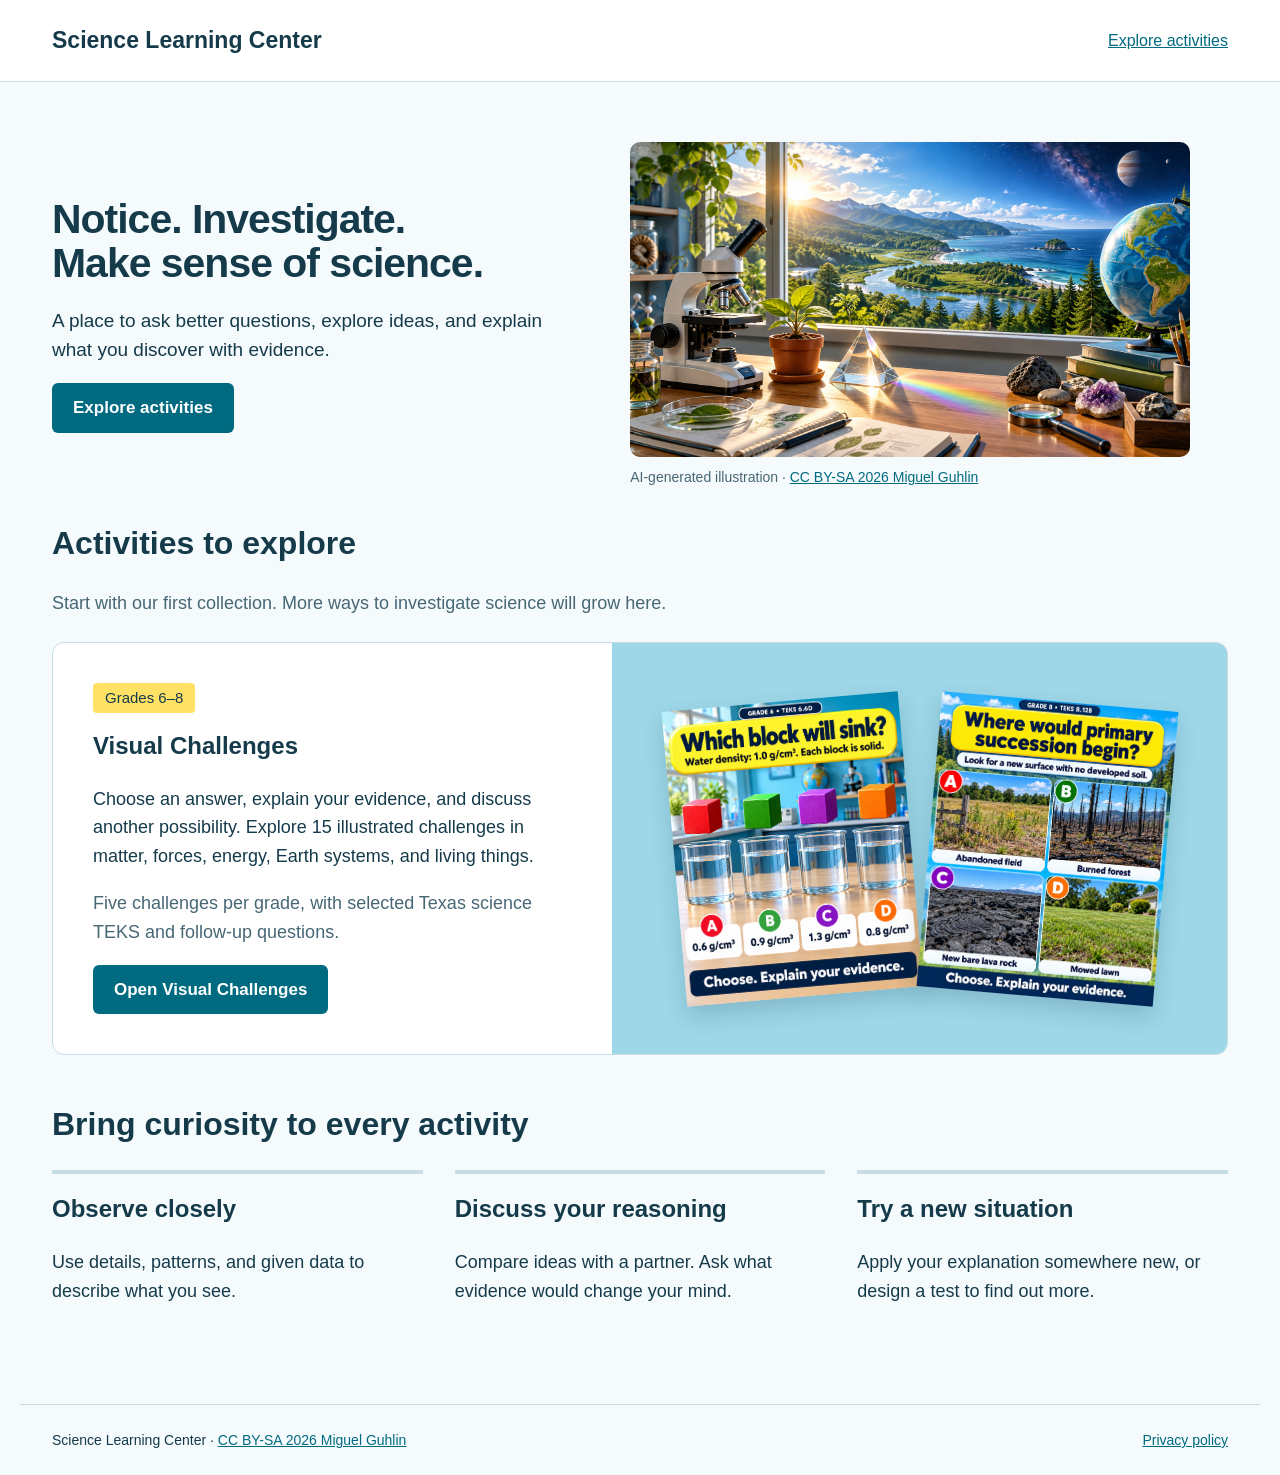
<file: index.html>
<!doctype html><html lang="en"><head><meta charset="utf-8"><meta name="viewport" content="width=device-width, initial-scale=1"><title>Science Learning Center</title><meta name="description" content="A growing collection of science activities for observing, investigating, and explaining with evidence."><link rel="stylesheet" href="style.css?v=20261003-compact-hero"><link rel="icon" type="image/svg+xml" href="data:image/svg+xml,%3Csvg%20xmlns%3D%22http%3A//www.w3.org/2000/svg%22%20viewBox%3D%220%200%2032%2032%22%3E%3Crect%20width%3D%2232%22%20height%3D%2232%22%20rx%3D%227%22%20fill%3D%22%23006b80%22/%3E%3Ctext%20x%3D%2216%22%20y%3D%2223%22%20text-anchor%3D%22middle%22%20font-family%3D%22Arial%22%20font-weight%3D%22bold%22%20font-size%3D%2222%22%20fill%3D%22%23ffe265%22%3ES%3C/text%3E%3C/svg%3E"></head><body><header><nav aria-label="Main navigation"><a class="brand" href="index.html">Science Learning Center</a><a href="#activities">Explore activities</a></nav></header><main><section class="hero"><div><h1>Notice. Investigate.<br>Make sense of science.</h1><p>A place to ask better questions, explore ideas, and explain what you discover with evidence.</p><a class="button" href="#activities">Explore activities</a></div><figure class="hero-art"><img src="assets/hero/science-learning-center.png" width="1672" height="941" fetchpriority="high" alt="Illustrated science workbench with a microscope, seedling, prism, globe, and rocks overlooking a watershed, ocean, and starry sky."><figcaption>AI-generated illustration · <a href="license.html">CC BY-SA 2026 Miguel Guhlin</a></figcaption></figure></section><section id="activities"><h2>Activities to explore</h2><p class="muted">Start with our first collection. More ways to investigate science will grow here.</p><article class="collection"><div class="copy"><span class="tag">Grades 6–8</span><h3>Visual Challenges</h3><p>Choose an answer, explain your evidence, and discuss another possibility. Explore 15 illustrated challenges in matter, forces, energy, Earth systems, and living things.</p><p class="muted">Five challenges per grade, with selected Texas science TEKS and follow-up questions.</p><a class="button" href="activities/visual-challenges/index.html">Open Visual Challenges</a></div><a class="preview" href="activities/visual-challenges/index.html" aria-label="Open Visual Challenges"><img src="activities/visual-challenges/Grade-6/01-density.png" alt="Density challenge poster with four solid blocks above water." width="1122" height="1402"><img src="activities/visual-challenges/Grade-8/05-primary-succession.png" alt="Primary succession challenge with four different landscapes." width="1122" height="1402"></a></article></section><section><h2>Bring curiosity to every activity</h2><div class="directions"><article><h3>Observe closely</h3><p>Use details, patterns, and given data to describe what you see.</p></article><article><h3>Discuss your reasoning</h3><p>Compare ideas with a partner. Ask what evidence would change your mind.</p></article><article><h3>Try a new situation</h3><p>Apply your explanation somewhere new, or design a test to find out more.</p></article></div></section></main><footer><span>Science Learning Center · <a rel="license" href="license.html">CC BY-SA 2026 Miguel Guhlin</a></span><a href="privacy.html">Privacy policy</a></footer></body></html>
</file>
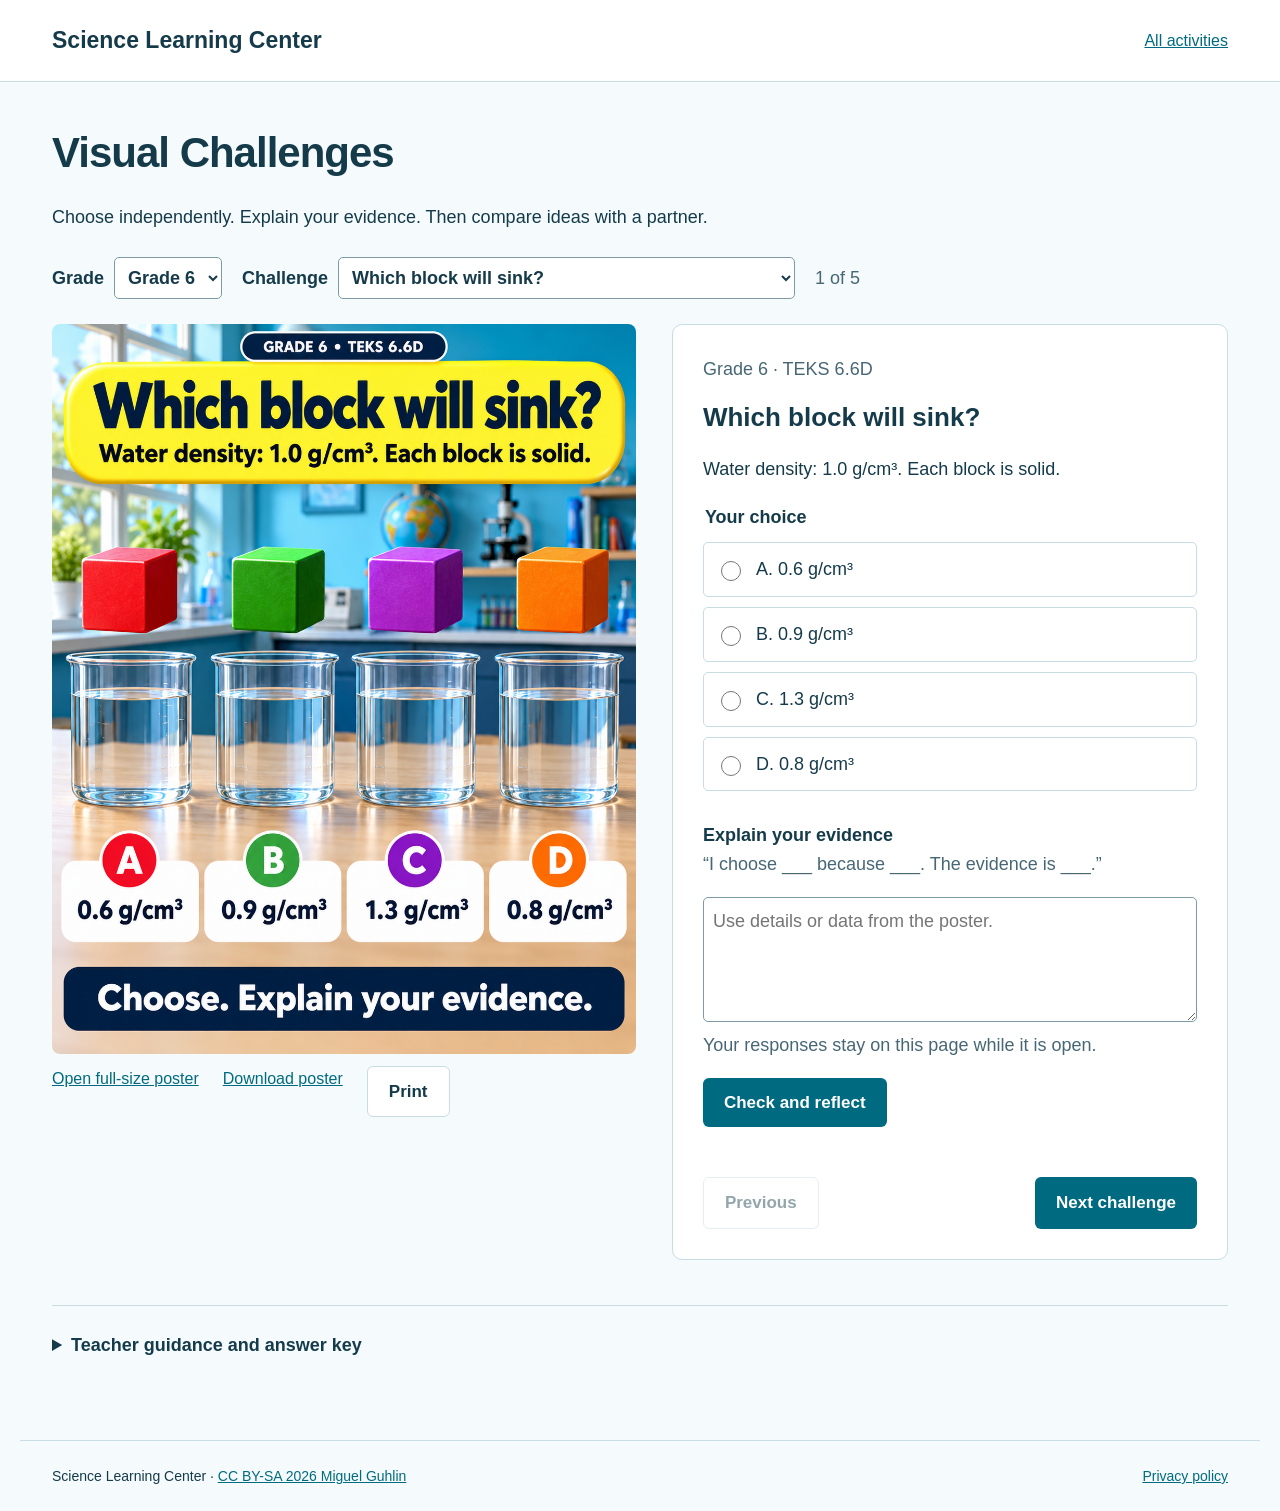
<file: activities/visual-challenges/index.html>
<!doctype html><html lang="en"><head><meta charset="utf-8"><meta name="viewport" content="width=device-width, initial-scale=1"><title>Visual Challenges | Science Learning Center</title><link rel="stylesheet" href="../../style.css?v=20261003-compact-hero"><script defer src="data.js"></script><script defer src="app.js"></script><link rel="icon" type="image/svg+xml" href="data:image/svg+xml,%3Csvg%20xmlns%3D%22http%3A//www.w3.org/2000/svg%22%20viewBox%3D%220%200%2032%2032%22%3E%3Crect%20width%3D%2232%22%20height%3D%2232%22%20rx%3D%227%22%20fill%3D%22%23006b80%22/%3E%3Ctext%20x%3D%2216%22%20y%3D%2223%22%20text-anchor%3D%22middle%22%20font-family%3D%22Arial%22%20font-weight%3D%22bold%22%20font-size%3D%2222%22%20fill%3D%22%23ffe265%22%3ES%3C/text%3E%3C/svg%3E"></head><body><header><nav aria-label="Main navigation"><a class="brand" href="../../index.html">Science Learning Center</a><a href="../../index.html#activities">All activities</a></nav></header><main><div class="activity-heading"><h1>Visual Challenges</h1><p>Choose independently. Explain your evidence. Then compare ideas with a partner.</p></div><div class="toolbar"><label for="grade">Grade<select id="grade"><option value="6">Grade 6</option><option value="7">Grade 7</option><option value="8">Grade 8</option></select></label><label for="challenge">Challenge<select id="challenge"></select></label><span id="position" class="muted"></span></div><section class="workspace" aria-label="Current challenge"><div><img id="poster" class="poster" alt=""><div class="poster-links"><a id="full" target="_blank" rel="noopener">Open full-size poster</a><a id="download" download>Download poster</a><button class="secondary" id="print" type="button">Print</button></div></div><div class="response"><p id="teks" class="muted"></p><h2 id="title"></h2><p id="context"></p><form id="response"><fieldset class="options"><legend>Your choice</legend><div id="choices"></div></fieldset><label for="evidence">Explain your evidence</label><p class="muted">“I choose ___ because ___. The evidence is ___.”</p><textarea id="evidence" placeholder="Use details or data from the poster."></textarea><p class="muted">Your responses stay on this page while it is open.</p><button type="submit">Check and reflect</button><p class="status" id="status" role="status"></p></form><section class="feedback" id="feedback" hidden aria-live="polite"><h3 id="result"></h3><p id="explanation"></p><h3>Try a new situation</h3><p id="followup"></p></section><div class="stepnav"><button class="secondary" id="previous">Previous</button><button id="next">Next challenge</button></div></div></section><details class="teacher"><summary>Teacher guidance and answer key</summary><p>Give students a minute to choose independently. Ask them to explain their evidence to a partner, then discuss an alternative answer. Use the follow-up to check transfer.</p><p>Read printed numbers as given data. These simplified illustrations are not scale drawings. For acceleration, masses represent the total moving system. For closed-system mass, use the ideal classroom model and disregard buoyancy and measurement effects.</p><p>These challenges introduce or review parts of selected expectations; they do not cover each expectation in full.</p><a href="teacher-key.md">Download teacher key and production prompts</a></details><noscript><p>Enable JavaScript to use the interactive challenges, or open the posters directly: <a href="Grade-6/01-density.png">Grade 6</a>, <a href="Grade-7/01-dissolving-sugar.png">Grade 7</a>, <a href="Grade-8/01-conservation-of-mass.png">Grade 8</a>. <a href="teacher-key.md">Teacher key</a>.</p></noscript></main><footer><span>Science Learning Center · <a rel="license" href="../../license.html">CC BY-SA 2026 Miguel Guhlin</a></span><a href="../../privacy.html">Privacy policy</a></footer></body></html>
</file>
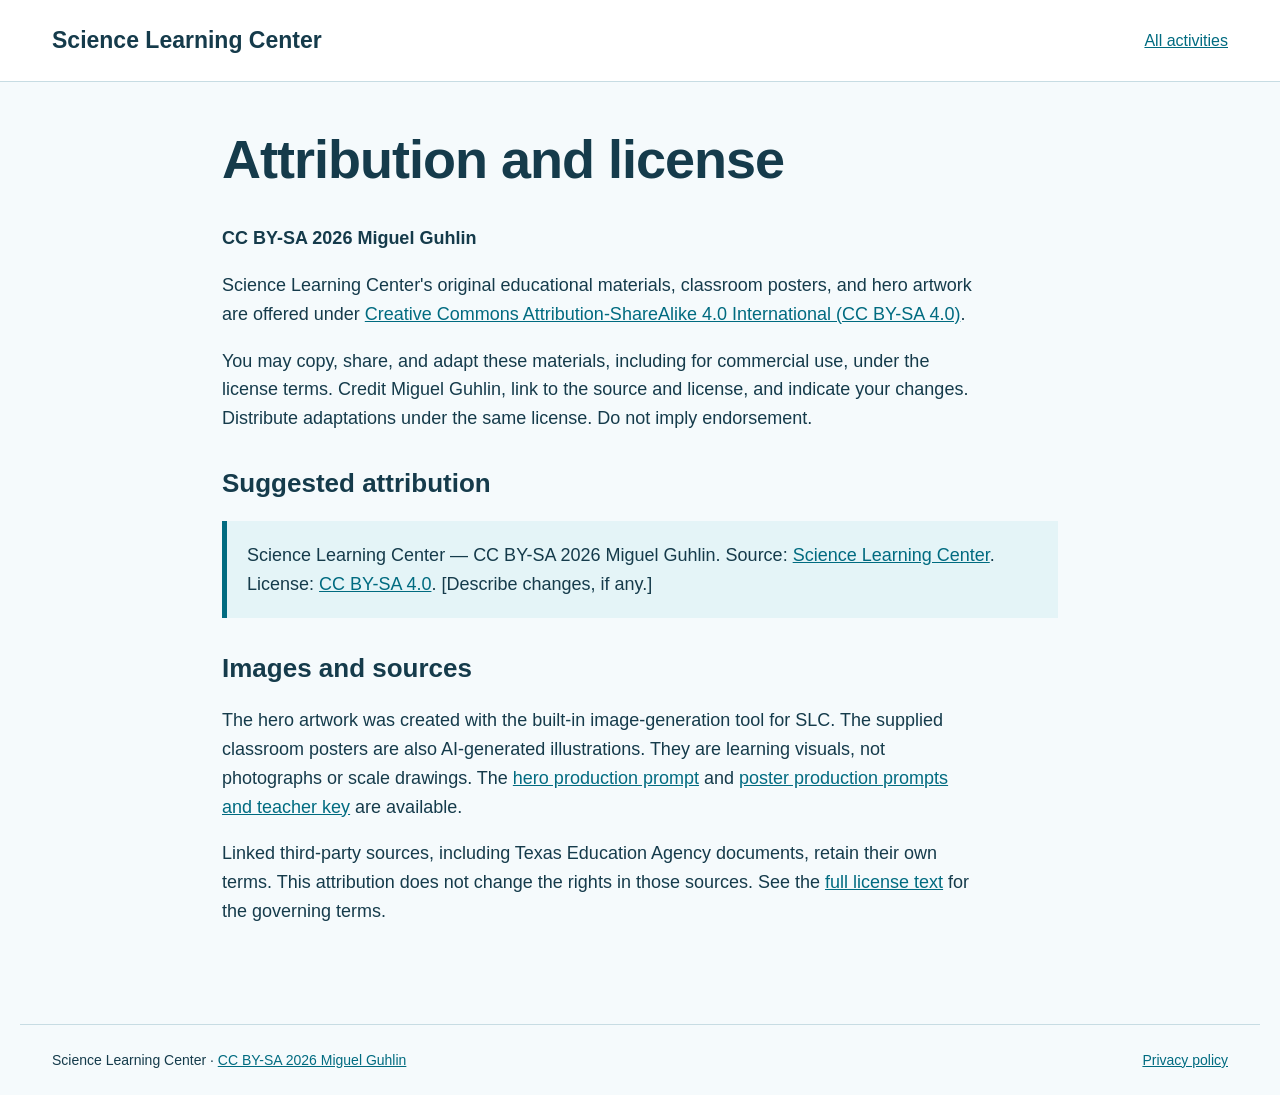
<file: license.html>
<!doctype html><html lang="en"><head><meta charset="utf-8"><meta name="viewport" content="width=device-width, initial-scale=1"><title>Attribution and license | Science Learning Center</title><link rel="stylesheet" href="style.css?v=20261003-compact-hero"><link rel="icon" type="image/svg+xml" href="data:image/svg+xml,%3Csvg%20xmlns%3D%22http%3A//www.w3.org/2000/svg%22%20viewBox%3D%220%200%2032%2032%22%3E%3Crect%20width%3D%2232%22%20height%3D%2232%22%20rx%3D%227%22%20fill%3D%22%23006b80%22/%3E%3Ctext%20x%3D%2216%22%20y%3D%2223%22%20text-anchor%3D%22middle%22%20font-family%3D%22Arial%22%20font-weight%3D%22bold%22%20font-size%3D%2222%22%20fill%3D%22%23ffe265%22%3ES%3C/text%3E%3C/svg%3E"></head><body><header><nav aria-label="Main navigation"><a class="brand" href="index.html">Science Learning Center</a><a href="index.html#activities">All activities</a></nav></header><main class="policy"><h1>Attribution and license</h1>
<p><strong>CC BY-SA 2026 Miguel Guhlin</strong></p>
<p>Science Learning Center's original educational materials, classroom posters, and hero artwork are offered under <a rel="license" href="https://creativecommons.org/licenses/by-sa/4.0/">Creative Commons Attribution-ShareAlike 4.0 International (CC BY-SA 4.0)</a>.</p>
<p>You may copy, share, and adapt these materials, including for commercial use, under the license terms. Credit Miguel Guhlin, link to the source and license, and indicate your changes. Distribute adaptations under the same license. Do not imply endorsement.</p>
<h2>Suggested attribution</h2><blockquote>Science Learning Center — CC BY-SA 2026 Miguel Guhlin. Source: <a href="https://mguhlin.github.io/slc/">Science Learning Center</a>. License: <a href="https://creativecommons.org/licenses/by-sa/4.0/">CC BY-SA 4.0</a>. [Describe changes, if any.]</blockquote>
<h2>Images and sources</h2><p>The hero artwork was created with the built-in image-generation tool for SLC. The supplied classroom posters are also AI-generated illustrations. They are learning visuals, not photographs or scale drawings. The <a href="assets/hero/prompt.txt">hero production prompt</a> and <a href="activities/visual-challenges/teacher-key.md">poster production prompts and teacher key</a> are available.</p>
<p>Linked third-party sources, including Texas Education Agency documents, retain their own terms. This attribution does not change the rights in those sources. See the <a href="LICENSE">full license text</a> for the governing terms.</p>
</main><footer><span>Science Learning Center · <a rel="license" href="license.html">CC BY-SA 2026 Miguel Guhlin</a></span><a href="privacy.html">Privacy policy</a></footer></body></html>
</file>
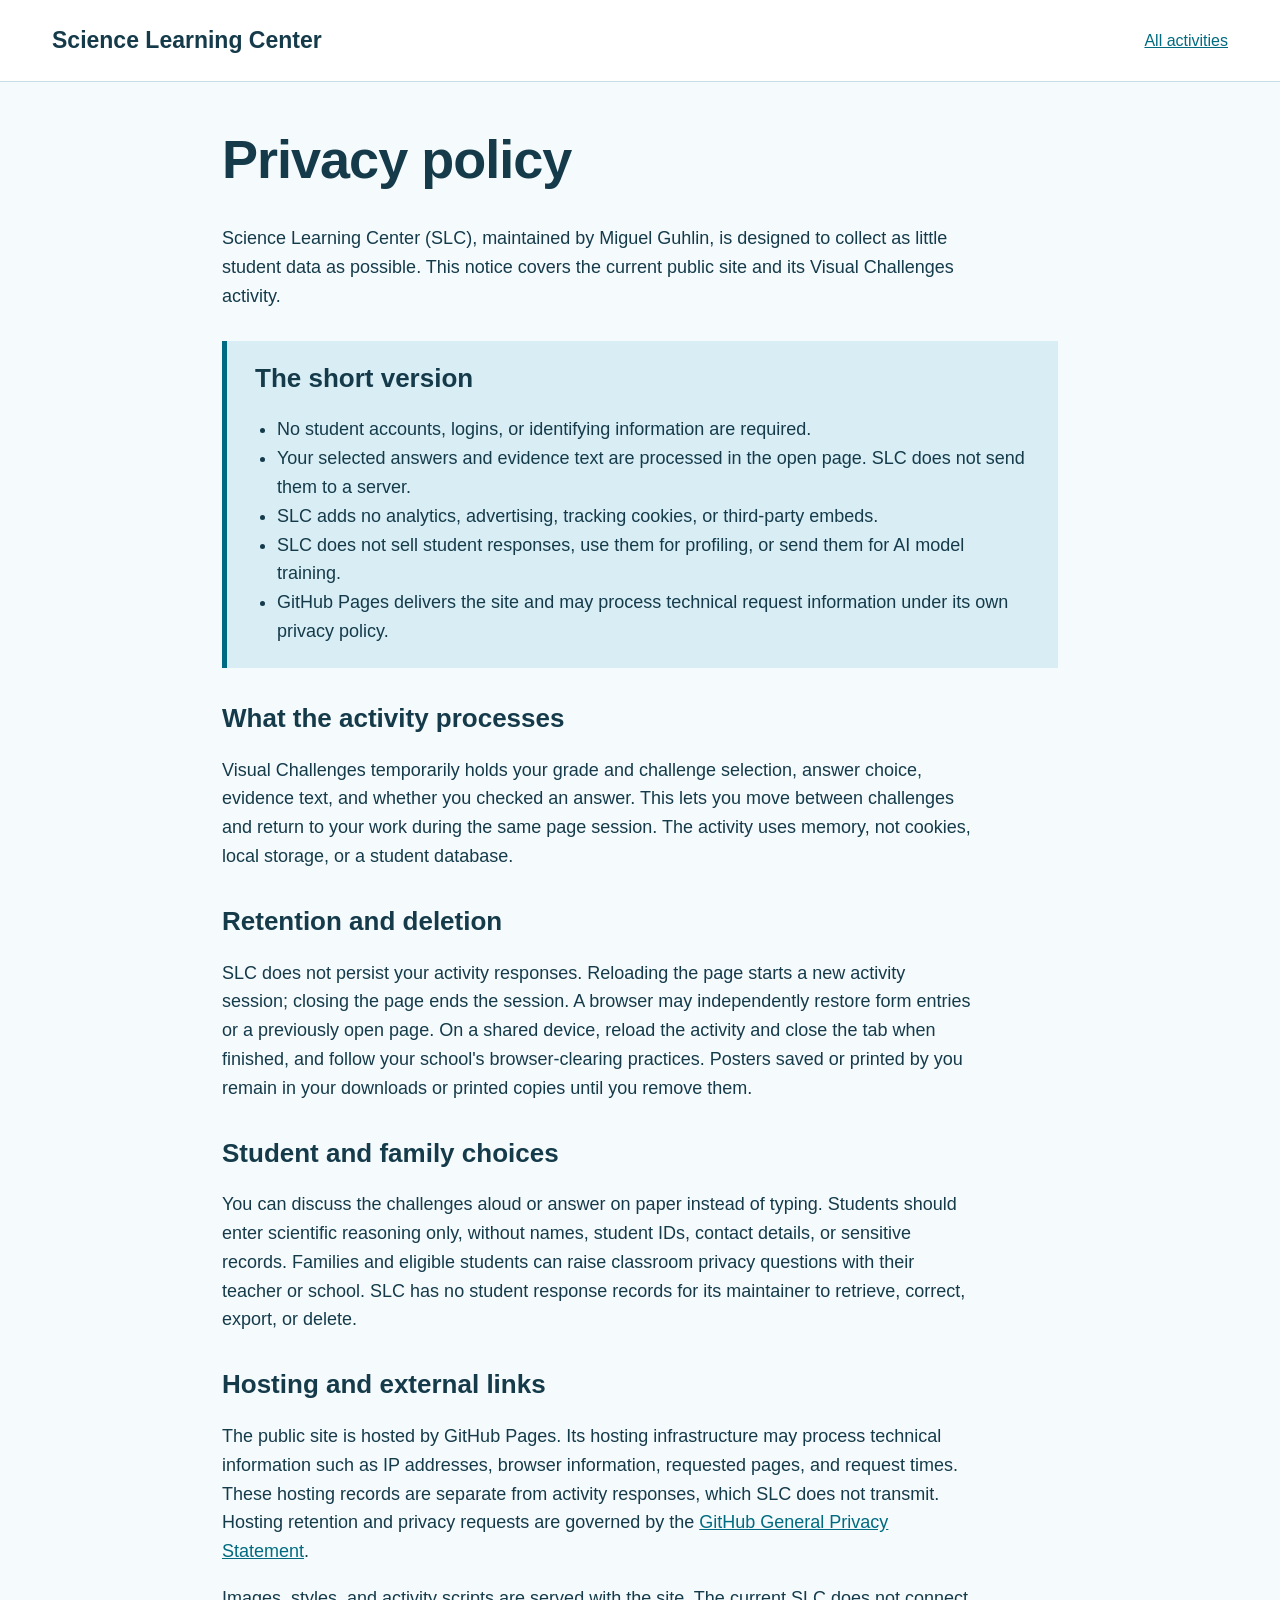
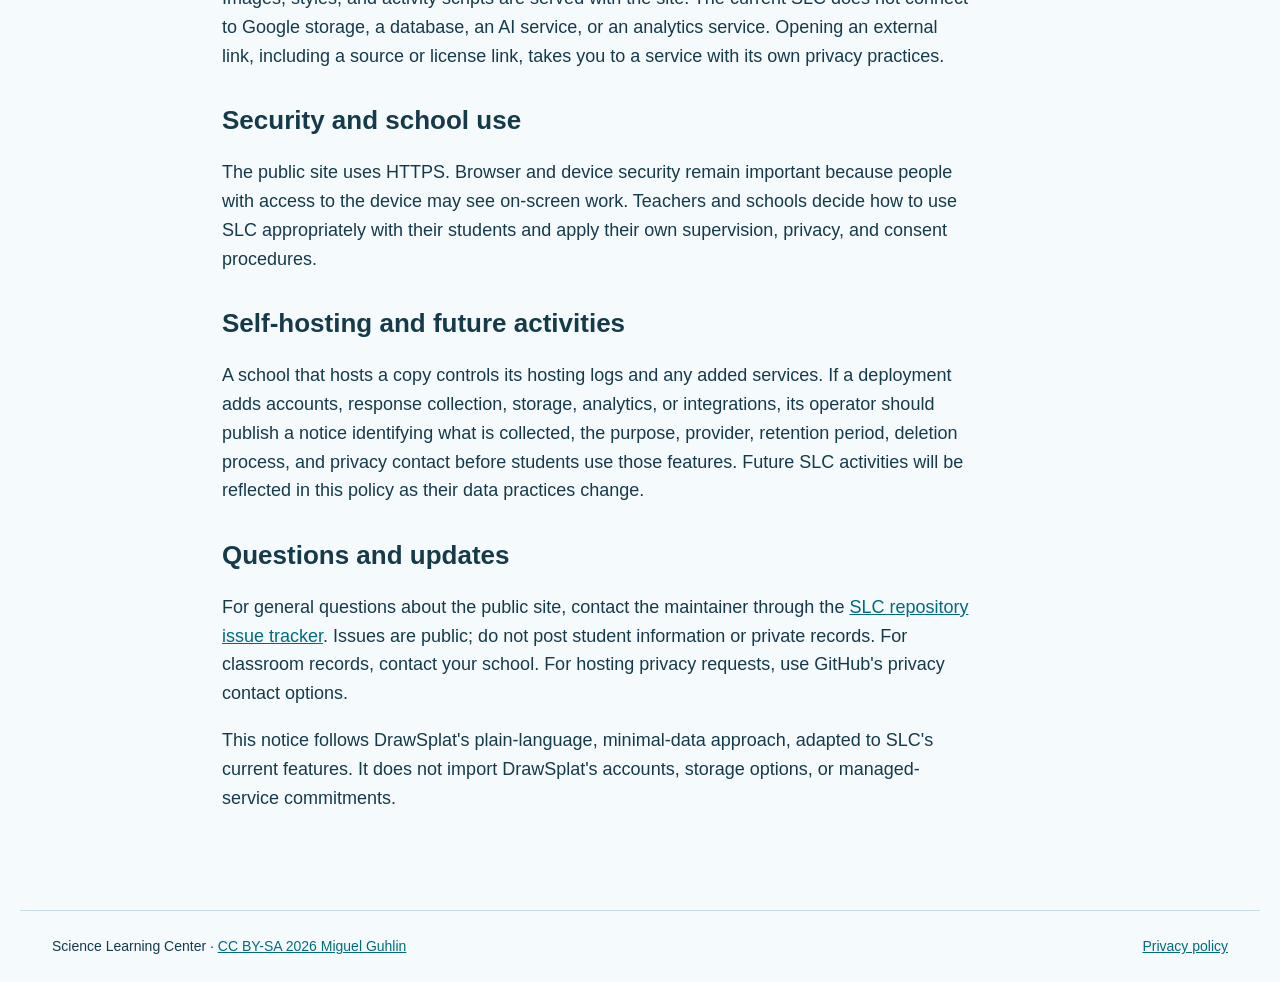
<file: privacy.html>
<!doctype html><html lang="en"><head><meta charset="utf-8"><meta name="viewport" content="width=device-width, initial-scale=1"><title>Privacy policy | Science Learning Center</title><link rel="stylesheet" href="style.css?v=20261003-compact-hero"><link rel="icon" type="image/svg+xml" href="data:image/svg+xml,%3Csvg%20xmlns%3D%22http%3A//www.w3.org/2000/svg%22%20viewBox%3D%220%200%2032%2032%22%3E%3Crect%20width%3D%2232%22%20height%3D%2232%22%20rx%3D%227%22%20fill%3D%22%23006b80%22/%3E%3Ctext%20x%3D%2216%22%20y%3D%2223%22%20text-anchor%3D%22middle%22%20font-family%3D%22Arial%22%20font-weight%3D%22bold%22%20font-size%3D%2222%22%20fill%3D%22%23ffe265%22%3ES%3C/text%3E%3C/svg%3E"></head><body><header><nav aria-label="Main navigation"><a class="brand" href="index.html">Science Learning Center</a><a href="index.html#activities">All activities</a></nav></header><main class="policy"><h1>Privacy policy</h1>

<p>Science Learning Center (SLC), maintained by Miguel Guhlin, is designed to collect as little student data as possible. This notice covers the current public site and its Visual Challenges activity.</p>
<section class="privacy-summary"><h2>The short version</h2><ul><li>No student accounts, logins, or identifying information are required.</li><li>Your selected answers and evidence text are processed in the open page. SLC does not send them to a server.</li><li>SLC adds no analytics, advertising, tracking cookies, or third-party embeds.</li><li>SLC does not sell student responses, use them for profiling, or send them for AI model training.</li><li>GitHub Pages delivers the site and may process technical request information under its own privacy policy.</li></ul></section>
<h2>What the activity processes</h2>
<p>Visual Challenges temporarily holds your grade and challenge selection, answer choice, evidence text, and whether you checked an answer. This lets you move between challenges and return to your work during the same page session. The activity uses memory, not cookies, local storage, or a student database.</p>
<h2>Retention and deletion</h2>
<p>SLC does not persist your activity responses. Reloading the page starts a new activity session; closing the page ends the session. A browser may independently restore form entries or a previously open page. On a shared device, reload the activity and close the tab when finished, and follow your school's browser-clearing practices. Posters saved or printed by you remain in your downloads or printed copies until you remove them.</p>
<h2>Student and family choices</h2>
<p>You can discuss the challenges aloud or answer on paper instead of typing. Students should enter scientific reasoning only, without names, student IDs, contact details, or sensitive records. Families and eligible students can raise classroom privacy questions with their teacher or school. SLC has no student response records for its maintainer to retrieve, correct, export, or delete.</p>
<h2>Hosting and external links</h2>
<p>The public site is hosted by GitHub Pages. Its hosting infrastructure may process technical information such as IP addresses, browser information, requested pages, and request times. These hosting records are separate from activity responses, which SLC does not transmit. Hosting retention and privacy requests are governed by the <a href="https://docs.github.com/en/site-policy/privacy-policies/github-general-privacy-statement">GitHub General Privacy Statement</a>.</p>
<p>Images, styles, and activity scripts are served with the site. The current SLC does not connect to Google storage, a database, an AI service, or an analytics service. Opening an external link, including a source or license link, takes you to a service with its own privacy practices.</p>
<h2>Security and school use</h2>
<p>The public site uses HTTPS. Browser and device security remain important because people with access to the device may see on-screen work. Teachers and schools decide how to use SLC appropriately with their students and apply their own supervision, privacy, and consent procedures.</p>
<h2>Self-hosting and future activities</h2>
<p>A school that hosts a copy controls its hosting logs and any added services. If a deployment adds accounts, response collection, storage, analytics, or integrations, its operator should publish a notice identifying what is collected, the purpose, provider, retention period, deletion process, and privacy contact before students use those features. Future SLC activities will be reflected in this policy as their data practices change.</p>
<h2>Questions and updates</h2>
<p>For general questions about the public site, contact the maintainer through the <a href="https://github.com/mguhlin/slc/issues">SLC repository issue tracker</a>. Issues are public; do not post student information or private records. For classroom records, contact your school. For hosting privacy requests, use GitHub's privacy contact options.</p>
<p>This notice follows DrawSplat's plain-language, minimal-data approach, adapted to SLC's current features. It does not import DrawSplat's accounts, storage options, or managed-service commitments.</p>
</main><footer><span>Science Learning Center · <a rel="license" href="license.html">CC BY-SA 2026 Miguel Guhlin</a></span><a href="privacy.html">Privacy policy</a></footer></body></html>
</file>
<file: style.css>
:root{--ink:#153b4b;--blue:#006b80;--paper:#f5fafc;--yellow:#ffe265;--line:#c7dce3}*{box-sizing:border-box}body{margin:0;color:var(--ink);background:var(--paper);font:18px/1.6 'Trebuchet MS',Arial,sans-serif}a{color:var(--blue)}header{background:#fff;border-bottom:1px solid var(--line)}nav{max-width:1240px;margin:auto;padding:22px 32px;display:flex;align-items:center;justify-content:space-between;gap:24px}.brand{font-weight:600;font-size:23px;text-decoration:none;color:var(--ink)}nav a{font-size:16px}main{max-width:1240px;margin:auto;padding:48px 32px 80px}h1,h2,h3,p{margin-top:0}h1{font-size:clamp(38px,5.4vw,70px);line-height:1.08;letter-spacing:-2px;max-width:800px}h2{font-size:32px;line-height:1.2}h3{font-size:24px;line-height:1.25}.hero{display:grid;grid-template-columns:1.5fr 1fr;gap:48px;padding:24px 0 64px;align-items:center}.hero p{max-width:620px;font-size:22px}.fieldnotes{background:#d8edf4;border-left:8px solid var(--blue);padding:32px;transform:rotate(2deg)}.fieldnotes h2{font-size:24px}.fieldnotes p{font-size:18px;margin:12px 0}.button,button{display:inline-block;border:0;background:var(--blue);color:white;text-decoration:none;font:600 17px/1.4 'Trebuchet MS',Arial,sans-serif;padding:13px 21px;border-radius:6px;cursor:pointer}.button.secondary,button.secondary{background:white;color:var(--ink);border:1px solid var(--line)}:focus-visible{outline:3px solid #bf4c00;outline-offset:4px}.collection{display:grid;grid-template-columns:1fr 1.1fr;background:white;border:1px solid var(--line);margin:24px 0 50px;overflow:hidden;border-radius:12px}.collection .copy{padding:40px}.preview{background:#9dd7e8;display:flex;gap:18px;padding:25px 32px;align-items:center;justify-content:center}.preview img{width:43%;box-shadow:0 10px 22px #153b4b30;transform:rotate(-5deg)}.preview img+img{transform:rotate(5deg)}.tag{display:inline-block;background:var(--yellow);padding:3px 12px;border-radius:4px;font-size:15px;margin-bottom:18px}.directions{display:grid;grid-template-columns:repeat(3,1fr);gap:32px}.directions article{border-top:4px solid var(--line);padding-top:20px}.muted{color:#476775}footer{border-top:1px solid var(--line);padding:24px 32px;font-size:14px;max-width:1240px;margin:auto}.toolbar{display:flex;gap:20px;align-items:center;flex-wrap:wrap;margin:25px 0}select,input,textarea{font:inherit;border:1px solid #7c9ba7;border-radius:5px;padding:9px;background:white;color:var(--ink)}textarea{width:100%;min-height:125px;resize:vertical}label{font-weight:700}select{margin-left:10px}.activity-heading h1{font-size:42px;letter-spacing:-1px}.workspace{display:grid;grid-template-columns:minmax(0,1.05fr) minmax(0,1fr);gap:36px;align-items:start}.poster{width:100%;display:block;border-radius:8px}.poster-links{display:flex;gap:24px;flex-wrap:wrap;font-size:16px;margin-top:12px}.response{background:white;border:1px solid var(--line);padding:30px;border-radius:10px}.response h2{font-size:26px}.options{border:0;padding:0;margin:20px 0}.options legend{font-weight:700;margin-bottom:10px}.choice{display:flex;align-items:center;gap:12px;border:1px solid var(--line);padding:12px;margin-bottom:10px;border-radius:5px;cursor:pointer;font-weight:400}.choice:has(input:checked){border:2px solid var(--blue);background:#e4f4f7;padding:11px}.choice input{width:20px;height:20px;flex-shrink:0}.feedback{background:#e4f4f7;border-left:5px solid var(--blue);padding:20px;margin-top:22px}.feedback h3{font-size:22px}.stepnav{display:flex;justify-content:space-between;gap:12px;margin-top:26px}.status{min-height:24px;font-size:16px;color:#8c3600}.teacher{margin-top:45px;border-top:1px solid var(--line);padding-top:25px}.teacher summary{cursor:pointer;font-weight:700}.teacher p{max-width:850px}.sr-only{position:absolute;width:1px;height:1px;padding:0;margin:-1px;overflow:hidden;clip:rect(0,0,0,0);white-space:nowrap;border:0}[hidden]{display:none!important}@media(max-width:800px){nav{padding:18px 20px;align-items:flex-start}.brand{font-size:19px}main{padding:30px 20px 50px}.hero,.collection,.workspace{grid-template-columns:1fr;gap:25px}.hero{padding-bottom:35px}.fieldnotes{transform:none}.collection .copy{padding:25px}.directions{grid-template-columns:1fr;gap:15px}.response{padding:22px}.activity-heading h1{font-size:34px}.toolbar{gap:12px}.toolbar label{display:block;width:100%}select{max-width:100%;margin:5px 0 0;display:block;width:100%}.hero p{font-size:19px}}@media print{header,footer,.toolbar,.stepnav,.poster-links,.teacher,.button,button{display:none}.workspace{display:block}.poster{max-height:90vh;object-fit:contain}.response{break-before:page}.feedback[hidden]{display:none}}
.preview img{height:auto;min-width:0}button:disabled{opacity:.45;cursor:default}
.hero{grid-template-columns:minmax(0,1fr) minmax(0,1.25fr);gap:32px;padding:12px 0 36px}.hero h1{font-size:clamp(32px,3.2vw,44px);letter-spacing:-1px;margin-bottom:22px}.hero p{font-size:19px;line-height:1.5}.hero-art{margin:0;min-width:0;width:100%;max-width:560px;justify-self:center}.hero-art img{display:block;width:100%;max-width:100%;height:auto;max-height:min(330px,40svh);object-fit:contain;border-radius:10px}.hero-art figcaption{font-size:14px;line-height:1.5;margin-top:10px;color:#476775}footer{display:flex;justify-content:space-between;flex-wrap:wrap;gap:15px}.policy{max-width:900px}.policy h1{font-size:clamp(36px,5vw,54px);letter-spacing:-1px}.policy h2{font-size:26px;margin-top:35px}.policy p,.policy li{max-width:75ch}.privacy-summary{background:#d8edf4;border-left:5px solid var(--blue);padding:22px 28px;margin:30px 0}.privacy-summary h2{margin-top:0}.privacy-summary ul{margin-bottom:0;padding-left:22px}.policy blockquote{margin:20px 0;padding:20px;border-left:5px solid var(--blue);background:#e4f4f7}@media(max-width:800px){.hero{grid-template-columns:minmax(0,1fr);gap:20px;padding-top:0;padding-bottom:28px}.hero h1{font-size:32px}.hero p{font-size:18px}.hero-art{max-width:480px}.privacy-summary{padding:18px 20px}}@media print{.hero-art figcaption{display:block}}
</file>
